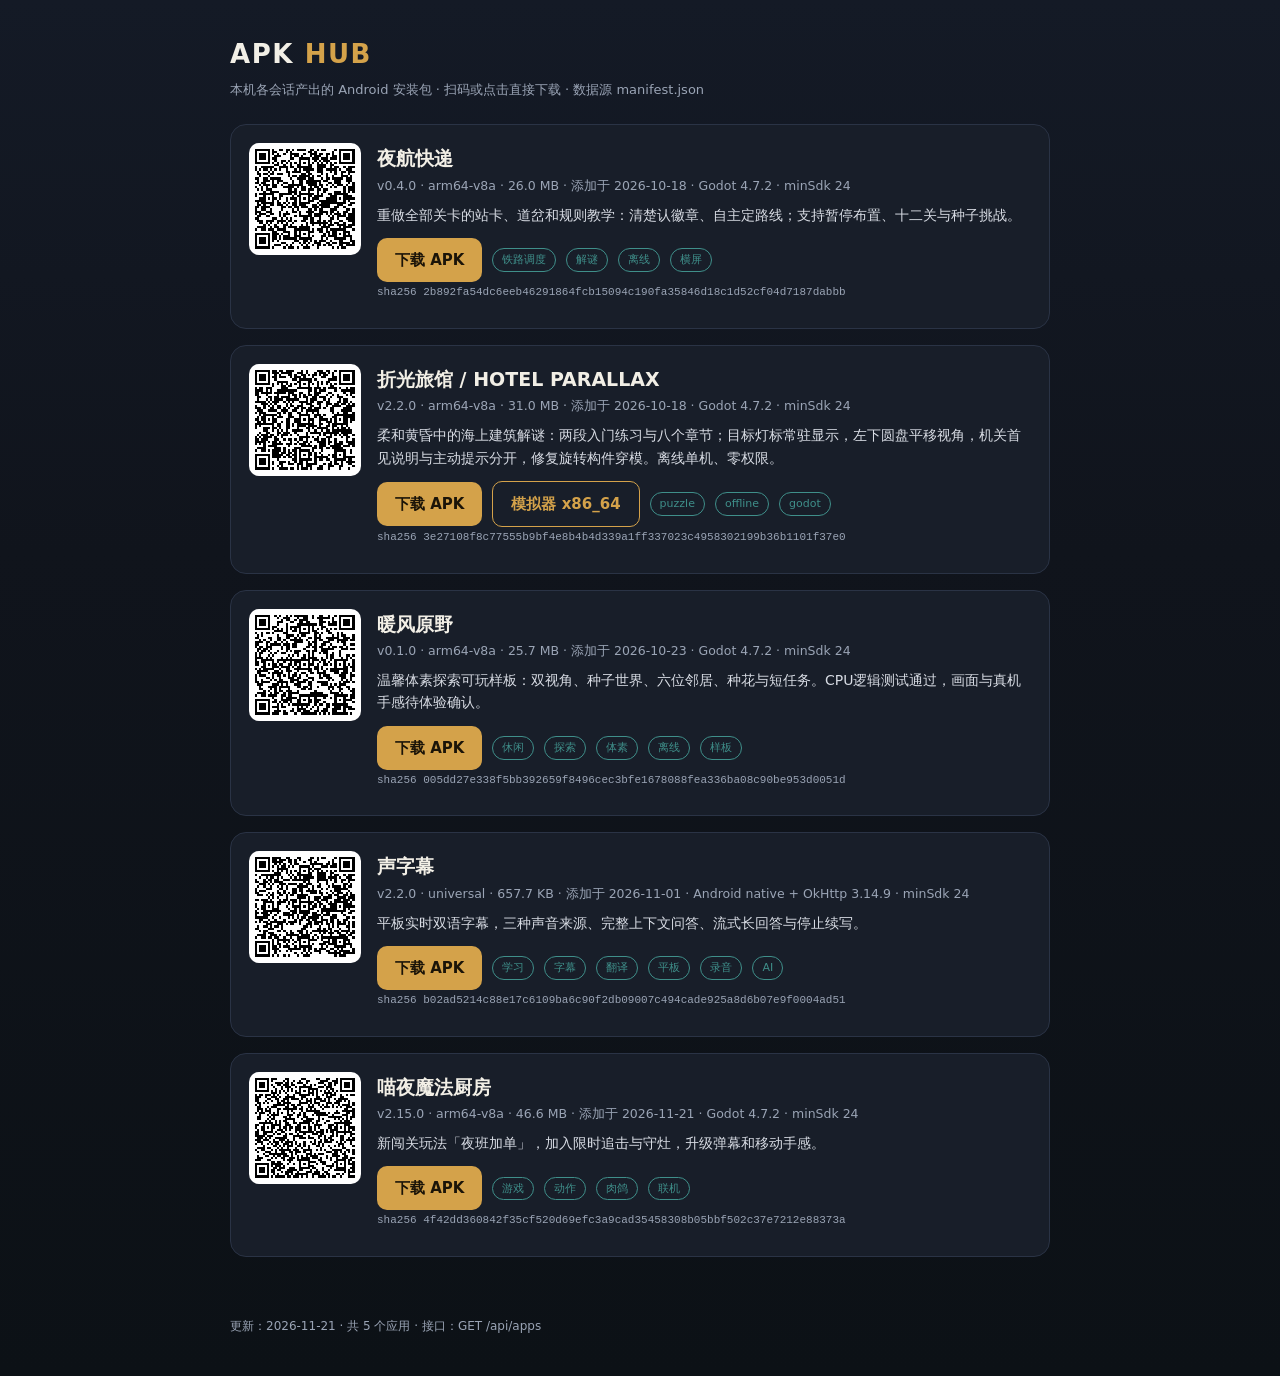
<file: public/index.html>
<!doctype html>
<html lang="zh-CN">
<head>
<meta charset="utf-8">
<meta name="viewport" content="width=device-width, initial-scale=1, viewport-fit=cover">
<title>APK Hub · 本机作品汇总</title>
<meta name="description" content="本机各会话产出的 Android APK 汇总下载站">
<style>
  :root{
    --bg:#10141c; --panel:#181e29; --line:#2a3345; --ink:#f2efe6; --dim:#9aa4b5;
    --brass:#d4a24a; --teal:#3f8f8a; --red:#a83c2c;
  }
  *{box-sizing:border-box}
  body{margin:0;background:linear-gradient(180deg,#141a26 0%,#10141c 40%,#0c1116 100%);
       color:var(--ink);font:16px/1.6 system-ui,-apple-system,"Noto Sans SC","Microsoft YaHei",sans-serif;
       padding:env(safe-area-inset-top) env(safe-area-inset-right) env(safe-area-inset-bottom) env(safe-area-inset-left)}
  header{max-width:860px;margin:0 auto;padding:34px 20px 10px}
  h1{font-size:26px;margin:0 0 4px;letter-spacing:.06em}
  h1 span{color:var(--brass)}
  .sub{color:var(--dim);font-size:13px}
  main{max-width:860px;margin:0 auto;padding:14px 20px 60px;display:grid;gap:16px}
  .card{background:var(--panel);border:1px solid var(--line);border-radius:16px;padding:18px;
        display:grid;grid-template-columns:112px 1fr;gap:16px}
  .qr{background:#fff;border-radius:10px;padding:6px;width:112px;height:112px;display:flex;
      align-items:center;justify-content:center}
  .qr canvas,.qr img{width:100%!important;height:100%!important}
  .name{font-size:19px;font-weight:600;margin:0 0 2px}
  .meta{color:var(--dim);font-size:12.5px;margin:2px 0 8px;word-break:break-all}
  .desc{font-size:14px;margin:0 0 12px;color:#d8dce4}
  .row{display:flex;flex-wrap:wrap;gap:10px;align-items:center}
  a.btn{display:inline-block;background:var(--brass);color:#1b1408;text-decoration:none;font-weight:600;
        border-radius:10px;padding:10px 18px;font-size:15px}
  a.btn.alt{background:transparent;color:var(--brass);border:1px solid var(--brass)}
  .tag{font-size:11px;color:var(--teal);border:1px solid var(--teal);border-radius:999px;padding:2px 9px}
  .sha{font-family:ui-monospace,Consolas,monospace;font-size:11px;color:var(--dim)}
  footer{max-width:860px;margin:0 auto;padding:0 20px 40px;color:var(--dim);font-size:12px}
  @media (max-width:560px){.card{grid-template-columns:1fr}.qr{margin:0 auto}}
</style>
</head>
<body>
<header>
  <h1>APK <span>HUB</span></h1>
  <div class="sub">本机各会话产出的 Android 安装包 · 扫码或点击直接下载 · 数据源 manifest.json</div>
</header>
<main id="list"><div class="sub">加载中…</div></main>
<footer id="foot"></footer>
<script src="vendor/qrcode.min.js"></script>
<script>
function fmtSize(b){if(b>1048576)return (b/1048576).toFixed(1)+' MB';if(b>1024)return (b/1024).toFixed(1)+' KB';return b+' B'}
function esc(s){return String(s==null?'':s).replace(/[&<>"]/g,c=>({'&':'&amp;','<':'&lt;','>':'&gt;','"':'&quot;'}[c]))}
async function load(){
  let m;
  try{
    const r = await fetch('apks/manifest.json?t='+Date.now(), {cache:'no-store'});
    m = await r.json();
  }catch(e){
    try{ const r2 = await fetch('/api/apps'); m = await r2.json(); }
    catch(e2){ document.getElementById('list').innerHTML = '<div class="sub">manifest 加载失败：'+esc(e2)+'</div>'; return; }
  }
  const apps = m.apps || [];
  const el = document.getElementById('list');
  if(!apps.length){ el.innerHTML = '<div class="sub">暂无 APK。用 tools/add_apk.py 添加后 push 即上线。</div>'; }
  el.innerHTML = '';
  for(const a of apps){
    const card = document.createElement('section');
    card.id = 'app-' + a.id;
    card.className = 'card';
    const extras = (a.extra_files||[]).map(f=>'<a class="btn alt" href="'+esc(f.file)+'">'+esc(f.label||f.file)+'</a>').join('');
    card.innerHTML =
      '<div class="qr" data-url=""></div>'+
      '<div><h2 class="name">'+esc(a.name)+'</h2>'+
      '<div class="meta">v'+esc(a.version)+' · '+esc(a.abi||'')+' · '+fmtSize(a.size)+' · 添加于 '+esc(a.added||'')+
        (a.engine?' · '+esc(a.engine):'')+(a.min_sdk?' · minSdk '+esc(a.min_sdk):'')+'</div>'+
      '<p class="desc">'+esc(a.desc||'')+'</p>'+
      '<div class="row"><a class="btn" href="'+esc(a.file)+'">下载 APK</a>'+extras+
        (a.tags||[]).map(t=>'<span class="tag">'+esc(t)+'</span>').join('')+'</div>'+
      '<div class="meta sha">sha256 '+esc(a.sha256||'')+'</div></div>';
    el.appendChild(card);
    const url = new URL(a.file, location.href).href;
    card.querySelector('.qr').dataset.url = url;
    if(window.QRCode){ new QRCode(card.querySelector('.qr'), {text:url, width:100, height:100, correctLevel:QRCode.CorrectLevel.M}); }
  }
  document.getElementById('foot').textContent =
    '更新：' + (m.updated||'') + ' · 共 ' + apps.length + ' 个应用 · 接口：GET /api/apps';
  const target = document.getElementById(location.hash.slice(1));
  if(target) target.scrollIntoView({block:'center'});
}
load();
</script>
</body>
</html>
</file>
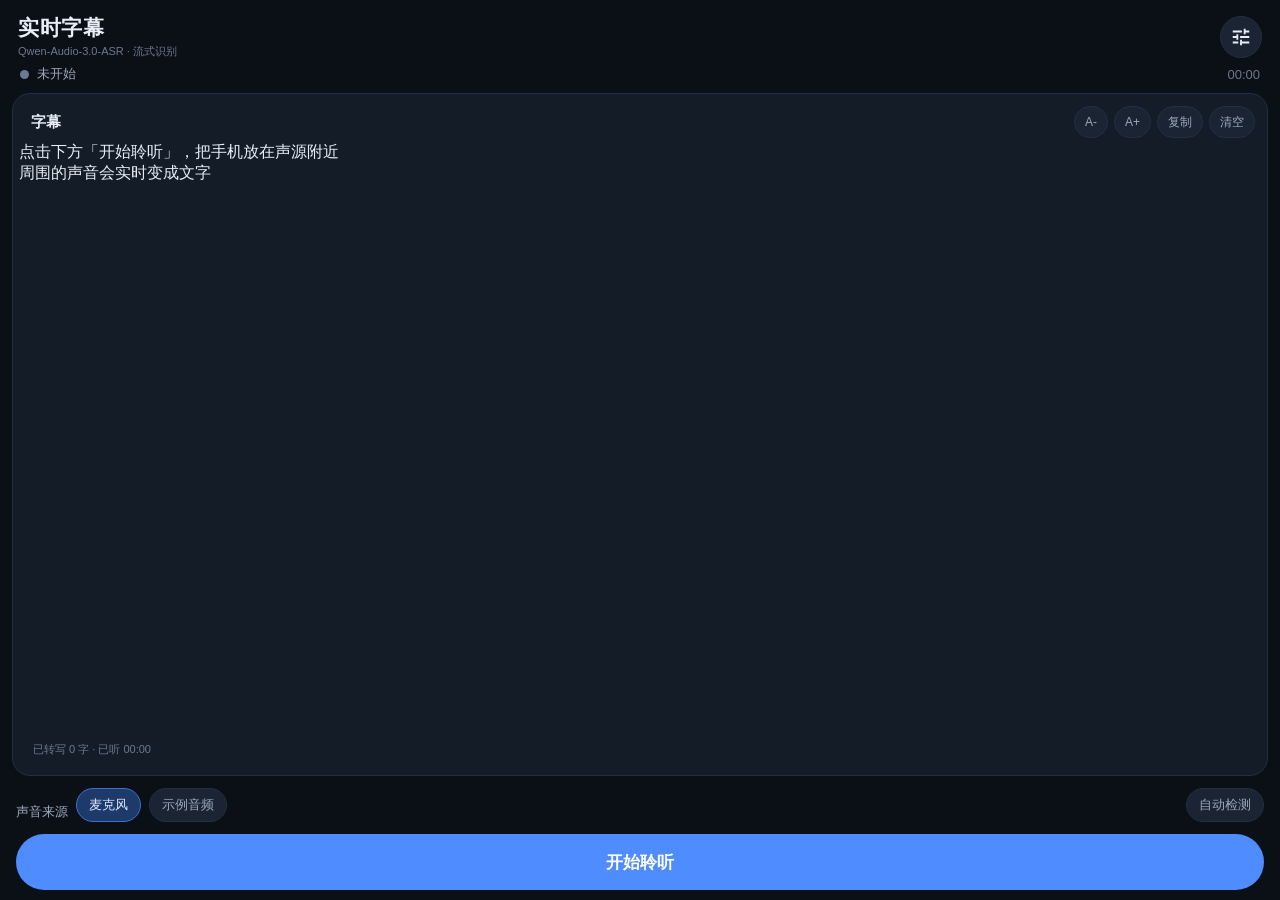
<file: public/voice/index.html>
<!DOCTYPE html>
<html lang="zh-CN">
<head>
<meta charset="utf-8">
<title>声字幕 · 实时字幕</title>
<meta name="viewport" content="width=device-width, initial-scale=1, maximum-scale=1, viewport-fit=cover">
<meta name="apple-mobile-web-app-capable" content="yes">
<meta name="mobile-web-app-capable" content="yes">
<meta name="apple-mobile-web-app-status-bar-style" content="black-translucent">
<meta name="apple-mobile-web-app-title" content="声字幕">
<meta name="theme-color" content="#0B0F16">
<link rel="manifest" href="manifest.webmanifest">
<link rel="apple-touch-icon" href="icon-180.png">
<link rel="icon" href="icon-180.png">
<link rel="stylesheet" href="styles.css">
</head>
<body>
<div class="app">
  <header class="head">
    <div class="brand">
      <div class="title">实时字幕</div>
      <div class="sub">Qwen-Audio-3.0-ASR · 流式识别</div>
    </div>
    <button id="btnSettings" class="iconbtn" aria-label="设置">
      <svg viewBox="0 0 24 24" width="22" height="22"><path fill="#E8EEF7" d="M3,17v2h6v-2H3zM3,5v2h10V5H3zM13,21v-2h8v-2h-8v-2h-2v6h2zM7,9v2H3v2h4v2h2V9H7zM21,13v-2H11v2h10zM15,9h2V7h4V5h-4V3h-2v6z"/></svg>
    </button>
  </header>

  <div class="statusbar">
    <span id="dot" class="dot idle"></span>
    <span id="statusText" class="statustext">未开始</span>
    <span id="timer" class="timer">00:00</span>
  </div>

  <section class="card">
    <div class="cardhead">
      <span class="cardtitle">字幕</span>
      <span class="spacer"></span>
      <button id="btnFontMinus" class="chip small">A-</button>
      <button id="btnFontPlus" class="chip small">A+</button>
      <button id="btnCopy" class="chip small">复制</button>
      <button id="btnClear" class="chip small">清空</button>
    </div>
    <div class="subswrap">
      <div id="subs" class="subs"></div>
      <div id="empty" class="empty">点击下方「开始聆听」，把手机放在声源附近<br>周围的声音会实时变成文字</div>
    </div>
    <div id="stats" class="stats">已转写 0 字 · 已听 00:00</div>
  </section>

  <footer class="foot">
    <div class="chips">
      <span class="lbl">声音来源</span>
      <button id="chipMic" class="chip on">麦克风</button>
      <button id="chipSample" class="chip">示例音频</button>
      <span class="spacer"></span>
      <button id="chipLang" class="chip">自动检测</button>
    </div>
    <button id="btnToggle" class="primary">开始聆听</button>
  </footer>
</div>

<div id="sheet" class="sheet hidden">
  <div class="sheetpanel">
    <div class="sheethead">
      <button id="btnClose" class="iconbtn">
        <svg viewBox="0 0 24 24" width="22" height="22"><path fill="#E8EEF7" d="M20,11H7.83l5.59,-5.59L12,4l-8,8 8,8 1.41,-1.41L7.83,13H20V11z"/></svg>
      </button>
      <span class="sheettitle">设置</span>
    </div>
    <div class="sheetbody">
      <div class="group">
        <div class="grouptitle">阿里云百炼 API</div>
        <label class="lbl">API Key</label>
        <div class="row">
          <input id="inKey" type="password" class="input" placeholder="sk-…（留空则不可用）" autocomplete="off" autocapitalize="off" spellcheck="false">
          <button id="btnShowKey" class="chip">显示</button>
        </div>
        <div class="note">Key 只保存在本机浏览器（localStorage），不会上传到除百炼以外的服务器。<br>
          网页版无法自定义鉴权请求头，因此 Key 会作为地址参数发往百炼（务必使用本页的 HTTPS 地址）。</div>
        <label class="lbl">模型</label>
        <input id="inModel" class="input" autocapitalize="off" autocorrect="off" spellcheck="false">
        <label class="lbl">服务地址（WebSocket）</label>
        <input id="inUrl" class="input" autocapitalize="off" autocorrect="off" spellcheck="false">
        <div id="testResult" class="note hidden"></div>
      </div>

      <div class="group">
        <div class="grouptitle">识别</div>
        <label class="lbl">识别语言</label>
        <select id="inLang" class="input">
          <option value="auto">自动检测</option>
          <option value="zh">中文</option>
          <option value="en">English</option>
          <option value="zh_en">中英混合</option>
          <option value="ja">日本語</option>
          <option value="ko">한국어</option>
        </select>
        <div class="row between">
          <span class="lbl">字幕字号</span><span id="fontVal" class="val">26sp</span>
        </div>
        <input id="inFont" type="range" min="16" max="40" step="1" class="range">
        <div class="row between">
          <span class="lbl">分句静音阈值</span><span id="silenceVal" class="val">1000ms</span>
        </div>
        <input id="inSilence" type="range" min="200" max="6000" step="100" class="range">
      </div>

      <div class="group">
        <div class="grouptitle">显示</div>
        <div class="row between"><span class="lbl">显示时间戳</span><input id="inTs" type="checkbox" class="sw"></div>
        <div class="row between"><span class="lbl">显示实时中间结果</span><input id="inPartial" type="checkbox" class="sw"></div>
        <div class="row between"><span class="lbl">运行时保持屏幕常亮</span><input id="inWake" type="checkbox" class="sw"></div>
      </div>

      <div class="group">
        <div class="grouptitle">高级</div>
        <div class="row between"><span class="lbl">静音时保持连接（心跳）</span><input id="inHeartbeat" type="checkbox" class="sw"></div>
        <div class="row between"><span class="lbl">断线自动重连</span><input id="inReconnect" type="checkbox" class="sw"></div>
        <div class="note">本应用把音频流实时发送到阿里云百炼进行识别，请勿用于涉密内容。</div>
      </div>

      <div class="row">
        <button id="btnSave" class="primary flex">保存</button>
        <button id="btnTest" class="ghost flex">测试连接</button>
      </div>
      <button id="btnReset" class="chip center">恢复默认</button>
    </div>
  </div>
</div>

<div id="toast" class="toast hidden"></div>
<script src="app.js"></script>
</body>
</html>
</file>
<file: public/voice/styles.css>
:root {
  --bg: #0B0F16; --card: #141C27; --cardStroke: #223044; --input: #0F1620;
  --primary: #4F8CFF; --accent: #35D0A5; --text: #E8EEF7; --text2: #9BA9BE;
  --muted: #6B7A90; --partial: #9FD8FF; --danger: #FF6B6B; --warn: #FFC46B;
  --safeTop: env(safe-area-inset-top, 0px);
  --safeBottom: env(safe-area-inset-bottom, 0px);
}
* { box-sizing: border-box; -webkit-tap-highlight-color: transparent; }
html, body { margin: 0; padding: 0; height: 100%; background: var(--bg); color: var(--text);
  font-family: -apple-system, BlinkMacSystemFont, "PingFang SC", "Helvetica Neue", "Microsoft YaHei", sans-serif; }
body { overflow: hidden; }
.app { display: flex; flex-direction: column; height: 100%;
  padding: calc(var(--safeTop) + 10px) 12px calc(var(--safeBottom) + 10px) 12px; }

.head { display: flex; align-items: center; padding: 4px 6px 6px 6px; }
.brand { flex: 1; min-width: 0; }
.title { font-size: 21px; font-weight: 700; letter-spacing: .5px; }
.sub { font-size: 11px; color: var(--muted); margin-top: 2px; }

.iconbtn { width: 42px; height: 42px; border-radius: 50%; border: 1px solid var(--cardStroke);
  background: #1A2433; display: flex; align-items: center; justify-content: center; padding: 0; }
.iconbtn:active { background: #24334a; }

.statusbar { display: flex; align-items: center; gap: 8px; padding: 0 8px 10px 8px; font-size: 13px; color: var(--text2); }
.dot { width: 9px; height: 9px; border-radius: 50%; background: var(--muted); flex: none; }
.dot.live { background: var(--accent); box-shadow: 0 0 8px rgba(53,208,165,.7); }
.dot.busy { background: var(--warn); }
.dot.error { background: var(--danger); }
.statustext { flex: 1; overflow: hidden; text-overflow: ellipsis; white-space: nowrap; }
.timer { font-variant-numeric: tabular-nums; color: var(--muted); }

.card { flex: 1; min-height: 0; display: flex; flex-direction: column;
  background: var(--card); border: 1px solid var(--cardStroke); border-radius: 18px; padding: 6px; }
.cardhead { display: flex; align-items: center; gap: 6px; padding: 6px 6px 4px 12px; }
.cardtitle { font-weight: 700; font-size: 15px; }
.spacer { flex: 1; }

.chip { font-size: 13px; color: var(--text2); background: #1A2433; border: 1px solid var(--cardStroke);
  border-radius: 20px; padding: 7px 12px; min-height: 34px; }
.chip.small { font-size: 12px; padding: 6px 10px; min-height: 32px; }
.chip.on { background: #1E3A6B; border-color: #3E6FD0; color: #DCE9FF; }

.subswrap { flex: 1; min-height: 0; position: relative; }
.subs { position: absolute; inset: 0; overflow-y: auto; -webkit-overflow-scrolling: touch;
  padding: 8px 12px 12px 12px; }
.subs .empty { color: var(--muted); font-size: 14px; line-height: 1.9; text-align: center;
  position: absolute; left: 0; right: 0; top: 46%; transform: translateY(-50%); padding: 0 28px; }
.line { display: flex; gap: 10px; padding: 5px 2px; }
.line .t { color: var(--muted); font-size: 12px; padding-top: .55em; font-variant-numeric: tabular-nums; flex: none; }
.line .x { flex: 1; line-height: 1.45; word-break: break-word; }
.line.final .x { color: var(--text); }
.line.partial .x { color: var(--partial); }
.cursor { color: var(--partial); animation: blink 1s step-start infinite; }
@keyframes blink { 50% { opacity: .15; } }
.stats { padding: 8px 14px 12px 14px; font-size: 11px; color: var(--muted); }

.foot { padding: 12px 4px 0 4px; }
.chips { display: flex; align-items: center; gap: 8px; margin-bottom: 12px; }
.lbl { font-size: 13px; color: var(--text2); }
.primary { width: 100%; height: 56px; border: 0; border-radius: 28px; font-size: 17px; font-weight: 700;
  color: #fff; background: var(--primary); }
.primary:active { background: #2F6BE0; }
.primary.stop { background: var(--danger); }
.primary.stop:active { background: #e25555; }

.sheet { position: fixed; inset: 0; background: rgba(0,0,0,.55); z-index: 20; display: flex; align-items: flex-end; }
.sheet.hidden, .toast.hidden, .hidden { display: none !important; }
.sheetpanel { width: 100%; max-height: 92%; background: var(--bg); border-radius: 20px 20px 0 0;
  border-top: 1px solid var(--cardStroke); display: flex; flex-direction: column;
  padding-bottom: var(--safeBottom); }
.sheethead { display: flex; align-items: center; gap: 12px; padding: 14px 16px 6px 10px; }
.sheettitle { font-size: 20px; font-weight: 700; }
.sheetbody { overflow-y: auto; -webkit-overflow-scrolling: touch; padding: 6px 14px 22px 14px; }
.group { background: var(--card); border: 1px solid var(--cardStroke); border-radius: 18px;
  padding: 16px; margin-bottom: 14px; }
.grouptitle { font-size: 15px; font-weight: 700; margin-bottom: 6px; }
.lbl { display: block; font-size: 13px; color: var(--text2); margin-top: 14px; }
.input { width: 100%; margin-top: 6px; background: var(--input); color: var(--text);
  border: 1px solid var(--cardStroke); border-radius: 12px; padding: 12px 14px; font-size: 15px;
  min-height: 48px; -webkit-appearance: none; appearance: none; }
.input:focus { outline: none; border-color: var(--primary); }
.note { font-size: 12px; color: var(--muted); line-height: 1.7; margin-top: 8px; }
.note.ok { color: var(--accent); }
.note.bad { color: var(--danger); }
.row { display: flex; align-items: center; gap: 8px; }
.row.between { justify-content: space-between; }
.flex { flex: 1; }
.center { display: block; margin: 14px auto 0 auto; }
.val { color: var(--accent); font-size: 14px; font-weight: 700; font-variant-numeric: tabular-nums; }
.range { width: 100%; margin-top: 4px; accent-color: var(--primary); }
.sw { width: 22px; height: 22px; accent-color: var(--primary); }
button.ghost { width: 100%; height: 54px; border-radius: 28px; border: 1px solid #2A3A52;
  background: #1A2433; color: var(--text); font-size: 16px; font-weight: 700; }
.toast { position: fixed; left: 50%; bottom: calc(var(--safeBottom) + 90px); transform: translateX(-50%);
  background: #EAF2FF; color: #14181f; font-size: 13px; padding: 10px 18px; border-radius: 22px;
  z-index: 40; white-space: nowrap; box-shadow: 0 6px 20px rgba(0,0,0,.4); }
</file>
